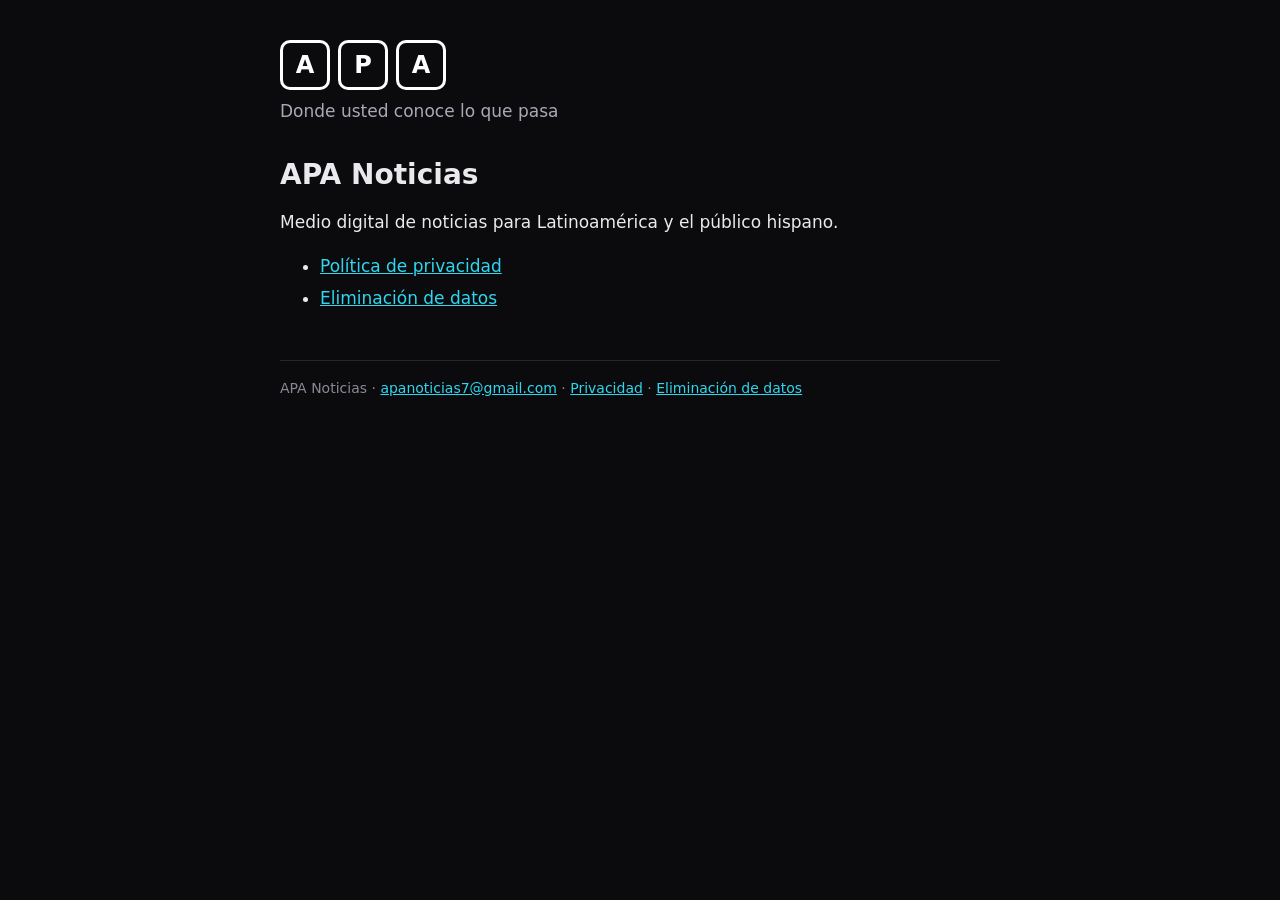
<file: index.html>
<!doctype html><html lang="es"><head><meta charset="utf-8"><meta name="viewport" content="width=device-width,initial-scale=1">
<title>APA Noticias — APA Noticias</title><link rel="stylesheet" href="estilo.css"></head><body><main>
<div class="marca"><span class="a1">A</span><span class="p">P</span><span class="a2">A</span></div>
<p class="lema">Donde usted conoce lo que pasa</p>
<h1>APA Noticias</h1>
<p>Medio digital de noticias para Latinoamérica y el público hispano.</p><ul><li><a href="privacidad.html">Política de privacidad</a></li><li><a href="eliminacion-datos.html">Eliminación de datos</a></li></ul>
<footer>APA Noticias · <a href="mailto:apanoticias7@gmail.com">apanoticias7@gmail.com</a> · <a href="privacidad.html">Privacidad</a> · <a href="eliminacion-datos.html">Eliminación de datos</a></footer></main></body></html>
</file>
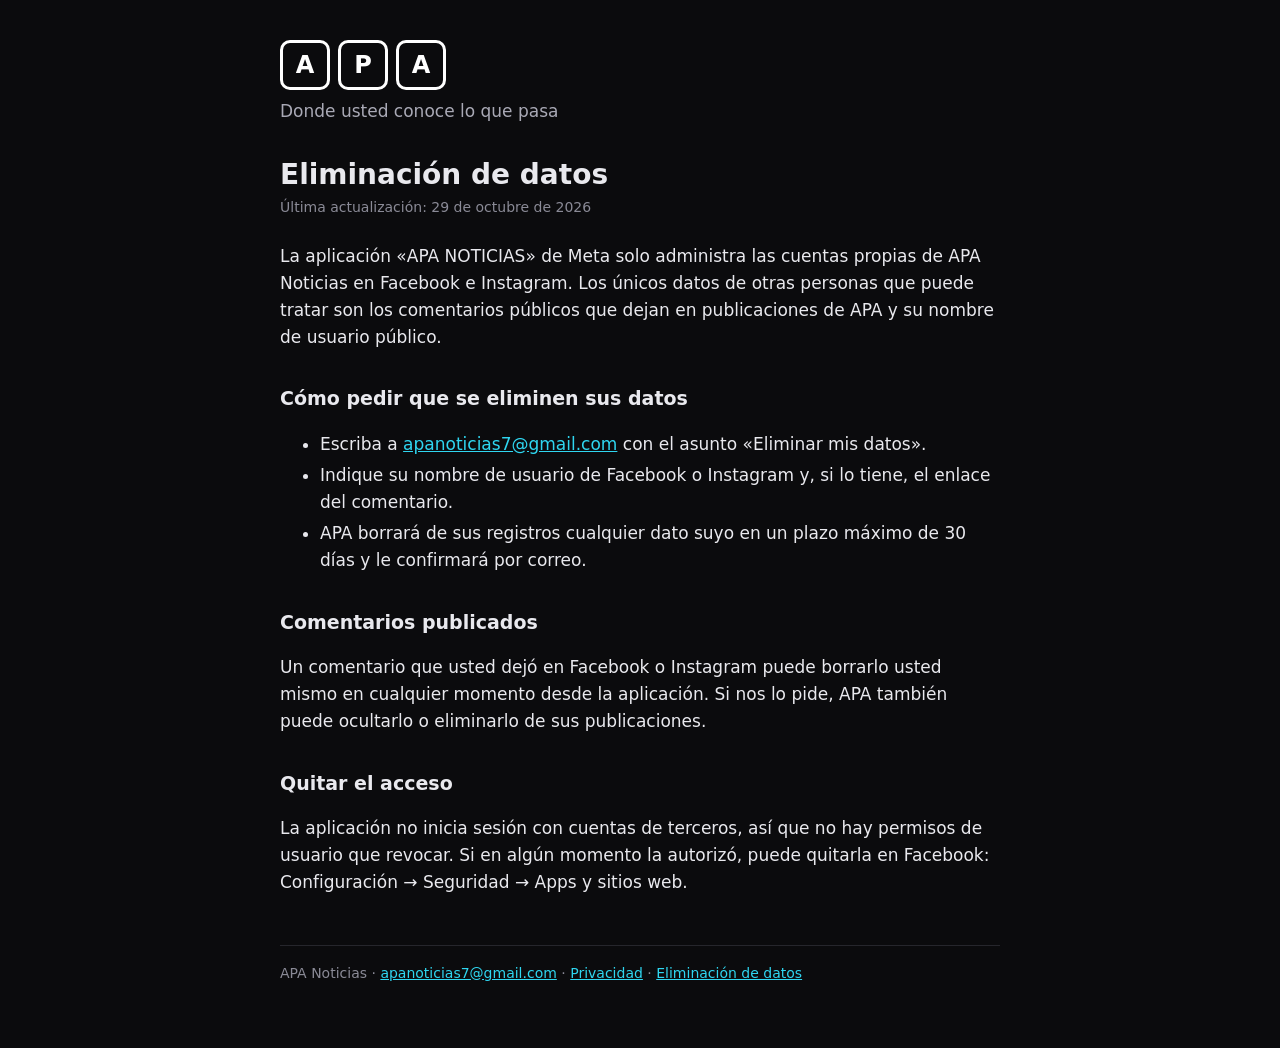
<file: eliminacion-datos.html>
<!doctype html><html lang="es"><head><meta charset="utf-8"><meta name="viewport" content="width=device-width,initial-scale=1">
<title>Eliminación de datos — APA Noticias</title><link rel="stylesheet" href="estilo.css"></head><body><main>
<div class="marca"><span class="a1">A</span><span class="p">P</span><span class="a2">A</span></div>
<p class="lema">Donde usted conoce lo que pasa</p>
<h1>Eliminación de datos</h1><p class="fecha">Última actualización: 29 de octubre de 2026</p>
<p>La aplicación «APA NOTICIAS» de Meta solo administra las cuentas propias de APA Noticias en Facebook e Instagram. Los únicos datos de otras personas que puede tratar son los comentarios públicos que dejan en publicaciones de APA y su nombre de usuario público.</p>
<h2>Cómo pedir que se eliminen sus datos</h2>
<ul><li>Escriba a <a href="mailto:apanoticias7@gmail.com?subject=Eliminar%20mis%20datos">apanoticias7@gmail.com</a> con el asunto «Eliminar mis datos».</li>
<li>Indique su nombre de usuario de Facebook o Instagram y, si lo tiene, el enlace del comentario.</li>
<li>APA borrará de sus registros cualquier dato suyo en un plazo máximo de 30 días y le confirmará por correo.</li></ul>
<h2>Comentarios publicados</h2>
<p>Un comentario que usted dejó en Facebook o Instagram puede borrarlo usted mismo en cualquier momento desde la aplicación. Si nos lo pide, APA también puede ocultarlo o eliminarlo de sus publicaciones.</p>
<h2>Quitar el acceso</h2>
<p>La aplicación no inicia sesión con cuentas de terceros, así que no hay permisos de usuario que revocar. Si en algún momento la autorizó, puede quitarla en Facebook: Configuración → Seguridad → Apps y sitios web.</p>
<footer>APA Noticias · <a href="mailto:apanoticias7@gmail.com">apanoticias7@gmail.com</a> · <a href="privacidad.html">Privacidad</a> · <a href="eliminacion-datos.html">Eliminación de datos</a></footer></main></body></html>
</file>
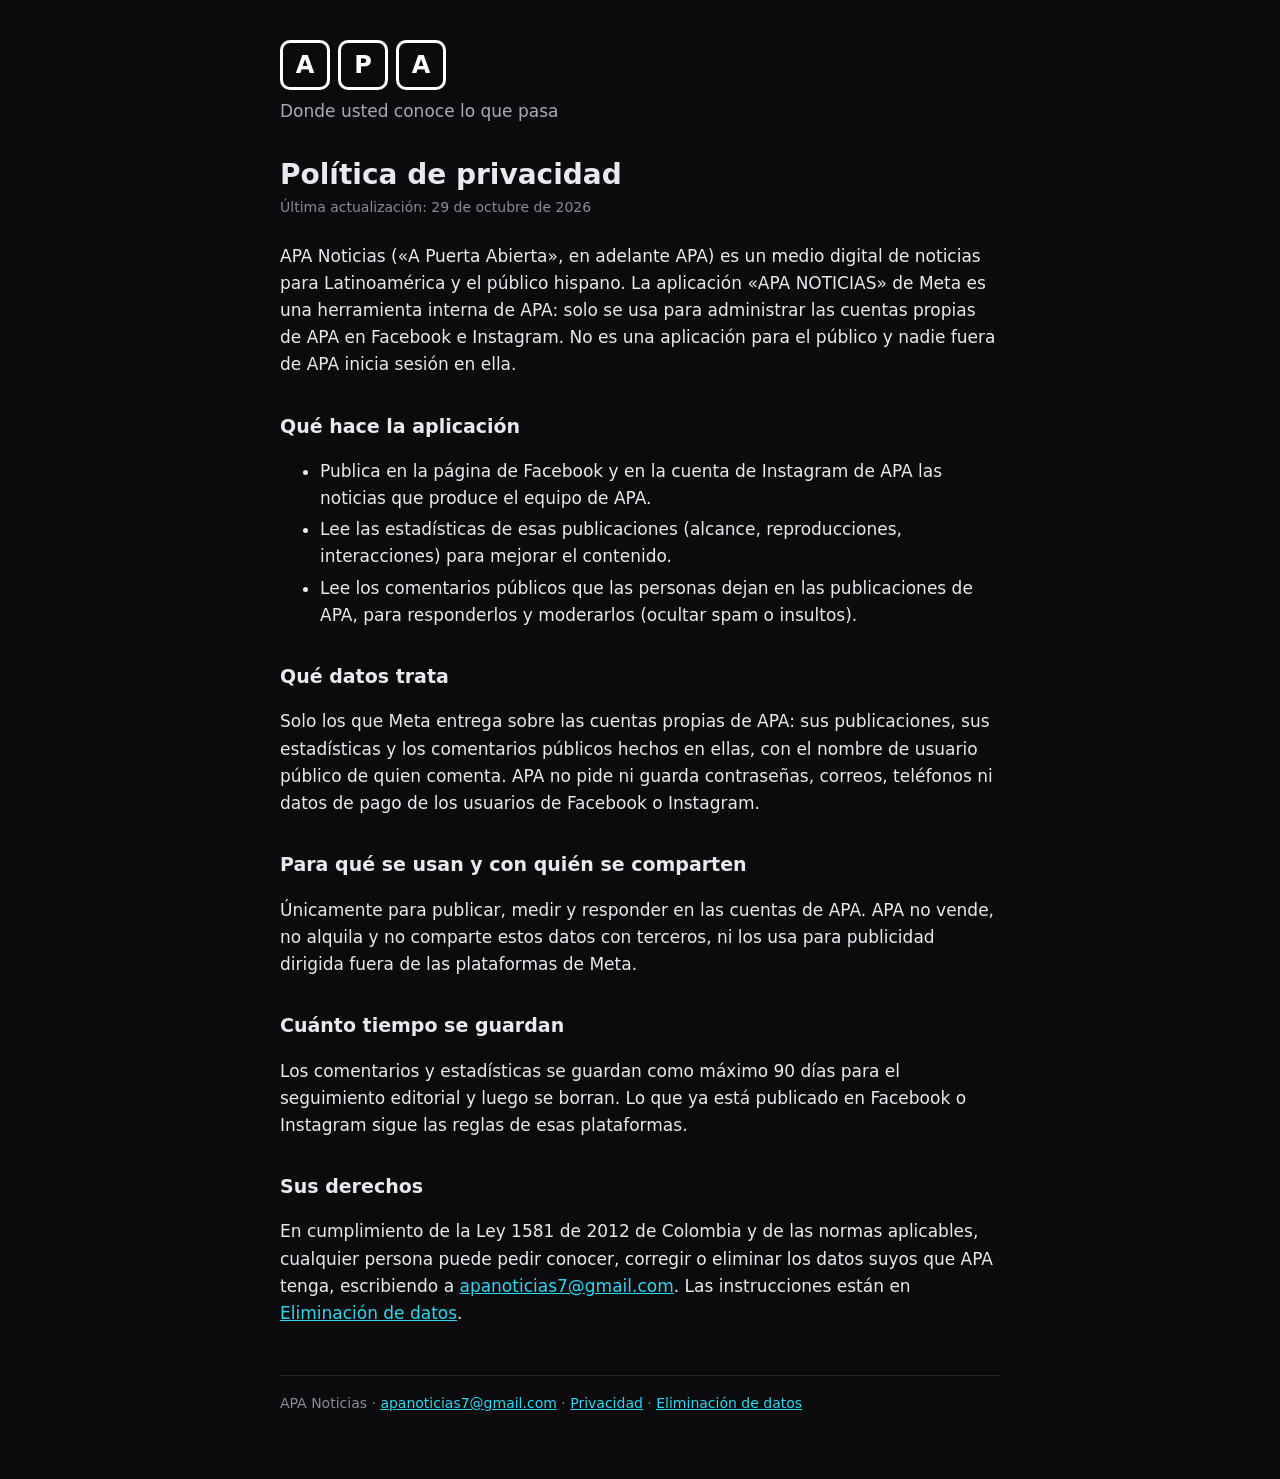
<file: privacidad.html>
<!doctype html><html lang="es"><head><meta charset="utf-8"><meta name="viewport" content="width=device-width,initial-scale=1">
<title>Política de privacidad — APA Noticias</title><link rel="stylesheet" href="estilo.css"></head><body><main>
<div class="marca"><span class="a1">A</span><span class="p">P</span><span class="a2">A</span></div>
<p class="lema">Donde usted conoce lo que pasa</p>
<h1>Política de privacidad</h1><p class="fecha">Última actualización: 29 de octubre de 2026</p>
<p>APA Noticias («A Puerta Abierta», en adelante APA) es un medio digital de noticias para Latinoamérica y el público hispano. La aplicación «APA NOTICIAS» de Meta es una herramienta interna de APA: solo se usa para administrar las cuentas propias de APA en Facebook e Instagram. No es una aplicación para el público y nadie fuera de APA inicia sesión en ella.</p>
<h2>Qué hace la aplicación</h2>
<ul><li>Publica en la página de Facebook y en la cuenta de Instagram de APA las noticias que produce el equipo de APA.</li>
<li>Lee las estadísticas de esas publicaciones (alcance, reproducciones, interacciones) para mejorar el contenido.</li>
<li>Lee los comentarios públicos que las personas dejan en las publicaciones de APA, para responderlos y moderarlos (ocultar spam o insultos).</li></ul>
<h2>Qué datos trata</h2>
<p>Solo los que Meta entrega sobre las cuentas propias de APA: sus publicaciones, sus estadísticas y los comentarios públicos hechos en ellas, con el nombre de usuario público de quien comenta. APA no pide ni guarda contraseñas, correos, teléfonos ni datos de pago de los usuarios de Facebook o Instagram.</p>
<h2>Para qué se usan y con quién se comparten</h2>
<p>Únicamente para publicar, medir y responder en las cuentas de APA. APA no vende, no alquila y no comparte estos datos con terceros, ni los usa para publicidad dirigida fuera de las plataformas de Meta.</p>
<h2>Cuánto tiempo se guardan</h2>
<p>Los comentarios y estadísticas se guardan como máximo 90 días para el seguimiento editorial y luego se borran. Lo que ya está publicado en Facebook o Instagram sigue las reglas de esas plataformas.</p>
<h2>Sus derechos</h2>
<p>En cumplimiento de la Ley 1581 de 2012 de Colombia y de las normas aplicables, cualquier persona puede pedir conocer, corregir o eliminar los datos suyos que APA tenga, escribiendo a <a href="mailto:apanoticias7@gmail.com">apanoticias7@gmail.com</a>. Las instrucciones están en <a href="eliminacion-datos.html">Eliminación de datos</a>.</p>
<footer>APA Noticias · <a href="mailto:apanoticias7@gmail.com">apanoticias7@gmail.com</a> · <a href="privacidad.html">Privacidad</a> · <a href="eliminacion-datos.html">Eliminación de datos</a></footer></main></body></html>
</file>
<file: estilo.css>
body{margin:0;background:#0b0b0d;color:#e9e9ee;font:17px/1.6 system-ui,-apple-system,"Segoe UI",Roboto,sans-serif}
main{max-width:720px;margin:0 auto;padding:40px 16px 64px}
.marca{display:flex;gap:8px;margin-bottom:8px}
.marca span{display:inline-grid;place-items:center;width:44px;height:44px;border:3px solid;border-radius:10px;font-weight:800;font-size:24px;color:#fff}
.a1{border-color:#2fd6f0}.p{border-color:#f0383a}.a2{border-color:#f5c842}
.lema{color:#a9a9b5;margin:0 0 32px}
h1{font-size:28px;line-height:1.25;margin:0 0 4px}h2{font-size:19px;margin:32px 0 8px}
.fecha{color:#8a8a96;font-size:14px;margin:0 0 24px}a{color:#2fd6f0}li{margin:4px 0}
footer{margin-top:48px;color:#8a8a96;font-size:14px;border-top:1px solid #26262c;padding-top:16px}
</file>
